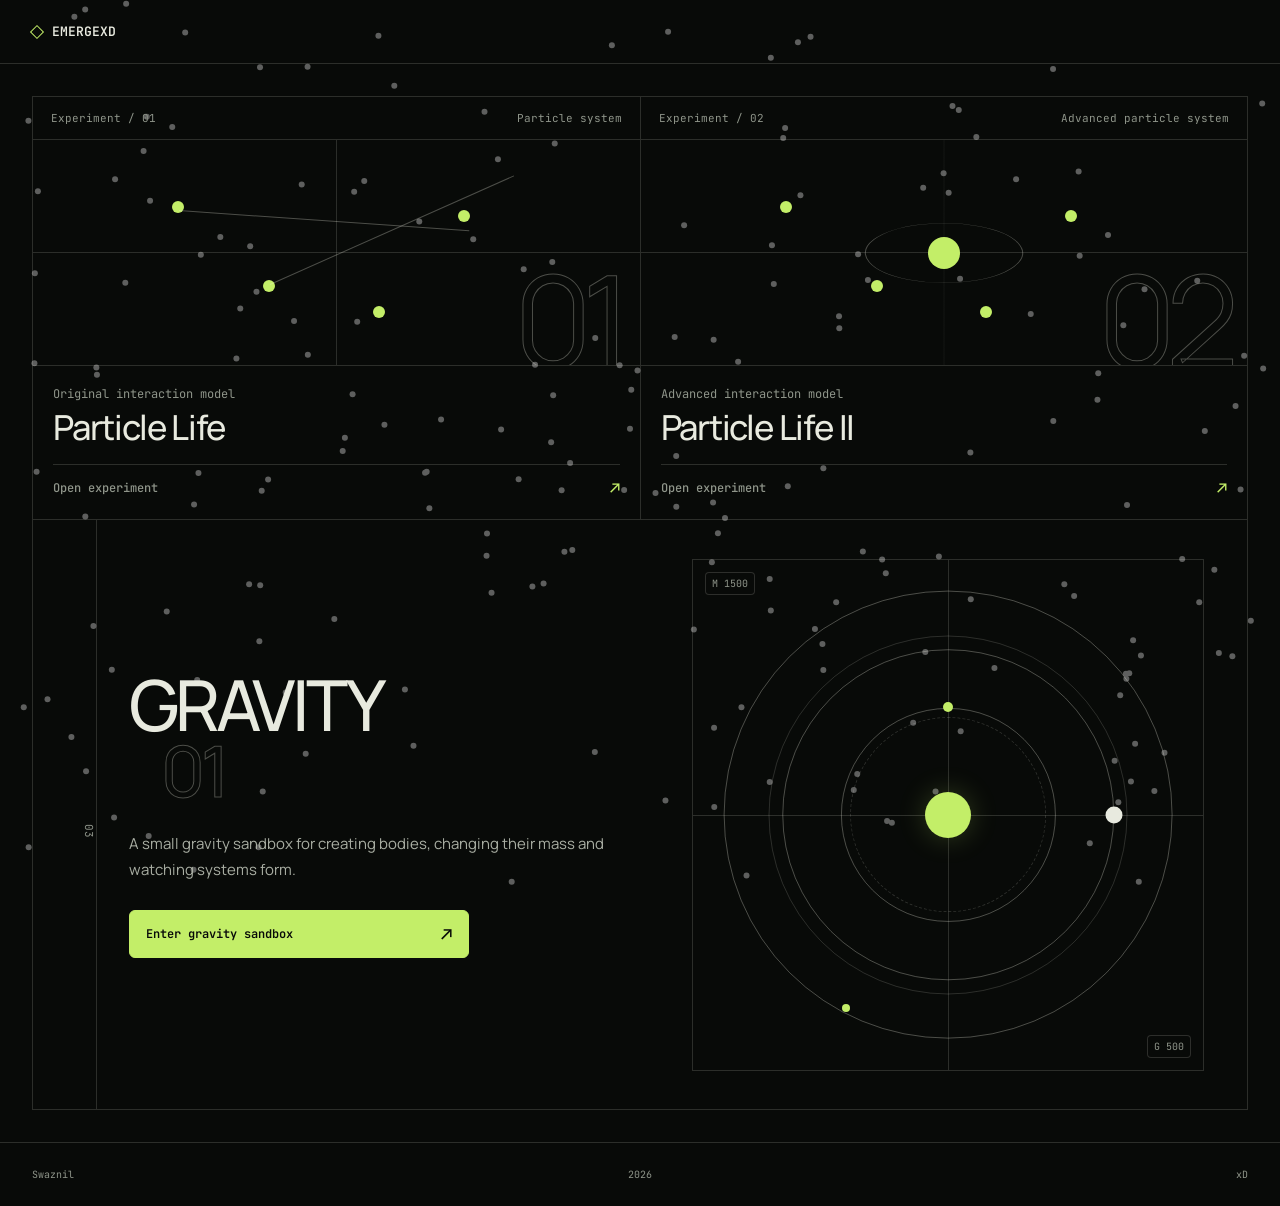
<file: index.html>
<!DOCTYPE html>
<html lang="en">
<head>
    <meta charset="UTF-8">
    <meta name="viewport" content="width=device-width, initial-scale=1.0">

    <title>EmergexD · Molecular Systems</title>
    <link rel="stylesheet" href="style.css">
</head>

<body>
    <canvas id="canvas"></canvas>

    <header class="topbar">
        <a href="index.html" class="brand" aria-label="EmergexD home">
            <span class="brand-mark"></span>
            <span>EMERGEXD</span>
        </a>

    </header>

    <main class="interface">

        <section class="life-grid">

            <a href="life01/life01.html" class="life-project">
                <div class="project-topline">
                    <span>Experiment / 01</span>
                    <span>Particle system</span>
                </div>

                <div class="life-visual">
                    <span class="particle particle-a"></span>
                    <span class="particle particle-b"></span>
                    <span class="particle particle-c"></span>
                    <span class="particle particle-d"></span>

                    <div class="connection connection-one"></div>
                    <div class="connection connection-two"></div>

                    <span class="life-index">01</span>
                </div>

                <div class="life-content">
                    <p>Original interaction model</p>
                    <h2>Particle Life</h2>

                    <div class="project-enter">
                        <span>Open experiment</span>
                        <span>↗</span>
                    </div>
                </div>
            </a>

            <a href="life02/life02.html" class="life-project">
                <div class="project-topline">
                    <span>Experiment / 02</span>
                    <span>Advanced particle system</span>
                </div>

                <div class="life-visual life-visual-two">
                    <span class="particle particle-a"></span>
                    <span class="particle particle-b"></span>
                    <span class="particle particle-c"></span>
                    <span class="particle particle-d"></span>

                    <div class="orbit-ring"></div>
                    <div class="orbit-core"></div>

                    <span class="life-index">02</span>
                </div>

                <div class="life-content">
                    <p>Advanced interaction model</p>
                    <h2>Particle Life II</h2>

                    <div class="project-enter">
                        <span>Open experiment</span>
                        <span>↗</span>
                    </div>
                </div>
            </a>

        </section>

        <section class="gravity-project">
            <div class="gravity-number" aria-hidden="true">03</div>

            <div class="gravity-copy">
                <h1>
                    GRAVITY
                    <span>01</span>
                </h1>

                <p class="description">
                    A small gravity sandbox for creating bodies, changing their mass
                    and watching systems form.
                </p>

                <a class="launch-button" href="gravity01/gravity01.html">
                    <span>Enter gravity sandbox</span>
                    <span class="launch-arrow">↗</span>
                </a>
            </div>

            <div class="gravity-display" aria-hidden="true">
                <div class="gravity-cross horizontal"></div>
                <div class="gravity-cross vertical"></div>

                <div class="gravity-orbit orbit-a"></div>
                <div class="gravity-orbit orbit-b"></div>
                <div class="gravity-orbit orbit-c"></div>

                <span class="gravity-body body-main"></span>
                <span class="gravity-body body-a"></span>
                <span class="gravity-body body-b"></span>
                <span class="gravity-body body-c"></span>

                <span class="gravity-label label-mass">M 1500</span>
                <span class="gravity-label label-gravity">G 500</span>
            </div>
        </section>

    </main>

    <footer class="footer">
        <span>Swaznil </span>
        <span>2026</span>
        <span>xD</span>
    </footer>

    <script src="main.js"></script>
</body>
</html>
</file>
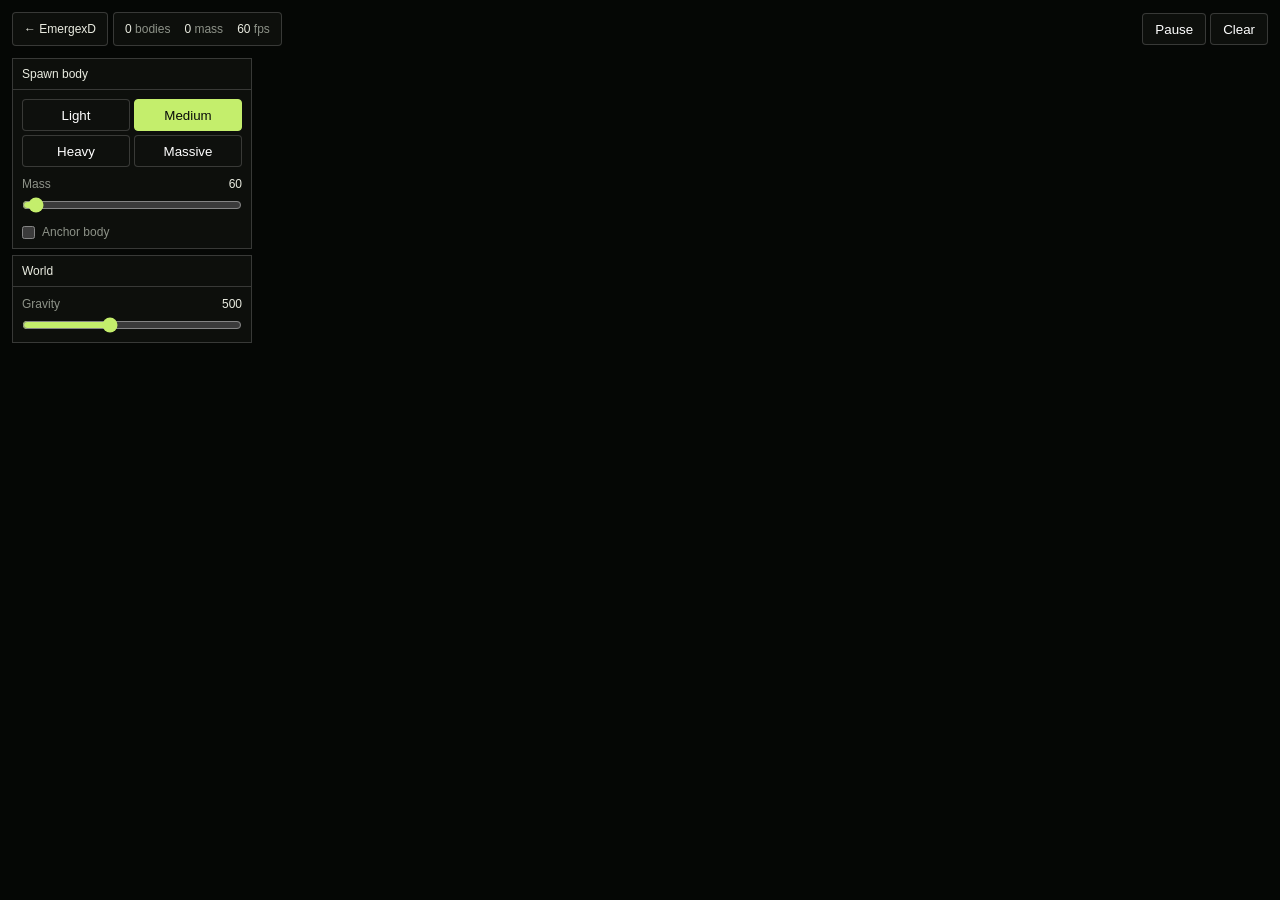
<file: gravity01/gravity01.html>
<!DOCTYPE html>
<html lang="en">
<head>
    <meta charset="UTF-8">
    <meta name="viewport" content="width=device-width, initial-scale=1.0">

    <title>Gravity 01</title>
    <link rel="stylesheet" href="style.css">
</head>
<body>

<canvas id="gravity01"></canvas>

<header id="topBar">
    <a href="../index.html" class="back-btn">← EmergexD</a>

    <div id="stats">
        <span><b id="bodyCount">0</b> bodies</span>
        <span><b id="massCount">0</b> mass</span>
        <span><b id="fps">0</b> fps</span>
    </div>

    <div class="top-actions">
        <button id="pauseBtn">Pause</button>
        <button id="clearBtn">Clear</button>
    </div>
</header>

<aside id="controls">
    <section class="panel">
        <h2>Spawn body</h2>

        <div class="body-presets">
            <button data-mass="5">Light</button>
            <button data-mass="60" class="active">Medium</button>
            <button data-mass="350">Heavy</button>
            <button data-mass="1500">Massive</button>
        </div>

        <label class="control-label range-label">
            <span>Mass</span>
            <output id="massValue">60</output>
        </label>

        <input id="massControl" type="range" min="1" max="2000" value="60">

        <label class="checkbox-control">
            <input id="anchorControl" type="checkbox">
            <span>Anchor body</span>
        </label>
    </section>

    <section class="panel">
        <h2>World</h2>

        <label class="control-label range-label">
            <span>Gravity</span>
            <output id="gravityValue">500</output>
        </label>

        <input id="gravityControl" type="range" min="50" max="1200" step="10" value="500">
    </section>
</aside>

<script src="canvas.js"></script>
</body>
</html>
</file>
<file: style.css>
@import url('https://fonts.googleapis.com/css2?family=JetBrains+Mono:wght@400;500&family=Manrope:wght@400;500;600&display=swap');

:root {
    --bg: #080a08;
    --panel: #0d100d;
    --hover: #11150f;
    --text: #e8eadf;
    --muted: #8f958a;
    --line: rgba(232, 234, 223, 0.16);
    --strong-line: rgba(234, 234, 223, 0.30);
    --green: #c3ee68;
    --green-line: rgba(195, 238, 104, 0.30);
}

* { box-sizing: border-box; }
html, body { width: 100%; min-height: 100%; }

body {
    margin: 0;
    min-height: 100vh;
    overflow-x: hidden;
    color: var(--text);
    background: var(--bg);
    font-family: "Manrope", sans-serif;
    font-size: 15px;
    line-height: 1.5;
    -webkit-font-smoothing: antialiased;
}

a { color: inherit; }
a:focus-visible {
    outline: 2px solid var(--green);
    outline-offset: 3px;
}

#canvas {
    position: fixed;
    inset: 0;
    z-index: -1;
    width: 100%;
    height: 100%;
    display: block;
    opacity: .35;
    pointer-events: none;
}

.topbar {
    height: 64px;
    padding: 0 32px;
    display: flex;
    align-items: center;
    justify-content: space-between;
    border-bottom: 1px solid var(--line);
}

.brand {
    display: flex;
    align-items: center;
    gap: 10px;
    font: 600 13px "JetBrains Mono", monospace;
    text-decoration: none;
}
.brand-mark {
    width: 10px;
    height: 10px;
    border: 1px solid var(--green);
    transform: rotate(45deg);
}

.interface {
    width: min(1380px, 100%);
    margin: auto;
    padding: 32px;
}

.life-grid {
    display: grid;
    grid-template-columns: repeat(2, minmax(0, 1fr));
    border-top: 1px solid var(--line);
    border-left: 1px solid var(--line);
}
.life-project {
    position: relative;
    min-height: 400px;
    display: grid;
    grid-template-rows: auto 1fr auto;
    overflow: hidden;
    background: transparent;
    border-right: 1px solid var(--line);
    border-bottom: 1px solid var(--line);
    text-decoration: none;
    transition: background-color 150ms ease, border-color 150ms ease;
}
.life-project:hover {
    background: var(--hover);
    border-color: var(--green-line);
}

.project-topline {
    padding: 14px 18px;
    display: flex;
    align-items: center;
    justify-content: space-between;
    gap: 16px;
    color: var(--muted);
    border-bottom: 1px solid var(--line);
    font: 400 11px "JetBrains Mono", monospace;
}

.life-visual {
    position: relative;
    min-height: 225px;
    overflow: hidden;
    background:
        linear-gradient(90deg, transparent 49.9%, var(--line) 50%, transparent 50.1%),
        linear-gradient(transparent 49.9%, var(--line) 50%, transparent 50.1%);
}

.life-index {
    position: absolute;
    right: 18px;
    bottom: -18px;
    color: transparent;
    font-size: clamp(82px, 10vw, 138px);
    line-height: 1;
    letter-spacing: -.08em;
    -webkit-text-stroke: 1px var(--strong-line);
}

.particle {
    position: absolute;
    width: 12px;
    height: 12px;
    background: var(--green);
    border-radius: 50%;
}
.particle-a { top: 27%; left: 23%; }
.particle-b { top: 62%; left: 38%; }
.particle-c { top: 31%; right: 28%; }
.particle-d { right: 42%; bottom: 21%; }

.connection {
    position: absolute;
    height: 1px;
    background: var(--strong-line);
    transform-origin: left;
}
.connection-one {
    top: 31%;
    left: 24%;
    width: 48%;
    transform: rotate(4deg);
}
.connection-two {
    top: 64%;
    left: 39%;
    width: 44%;
    transform: rotate(-24deg);
}

.orbit-ring {
    position: absolute;
    top: 50%;
    left: 50%;
    width: 158px;
    height: 158px;
    border: 1px solid var(--strong-line);
    border-radius: 50%;
    transform: translate(-50%, -50%) scaleY(.38) rotate(-18deg);
}
.orbit-core {
    position: absolute;
    top: 50%;
    left: 50%;
    width: 32px;
    height: 32px;
    background: var(--green);
    border-radius: 50%;
    transform: translate(-50%, -50%);
}

.life-content {
    padding: 20px;
    border-top: 1px solid var(--line);
}
.life-content p {
    margin: 0 0 6px;
    color: var(--muted);
    font: 400 12px "JetBrains Mono", monospace;
}
.life-content h2 {
    margin: 0;
    font-size: clamp(26px, 2.7vw, 38px);
    font-weight: 500;
    line-height: 1.1;
    letter-spacing: -.035em;
}

.project-enter {
    margin-top: 18px;
    padding-top: 12px;
    display: flex;
    align-items: center;
    justify-content: space-between;
    border-top: 1px solid var(--line);
    color: var(--muted);
    font: 500 12px "JetBrains Mono", monospace;
}
.project-enter span:last-child {
    color: var(--green);
    font-size: 17px;
}

.gravity-project {
    min-height: 590px;
    display: grid;
    grid-template-columns: 64px minmax(300px, .9fr) minmax(360px, 1.1fr);
    align-items: center;
    gap: 32px;
    border: 1px solid var(--line);
    border-top: 0;
}
.gravity-number {
    height: 100%;
    padding-top: 32px;
    display: flex;
    justify-content: center;
    color: var(--muted);
    border-right: 1px solid var(--line);
    font: 400 11px "JetBrains Mono", monospace;
    writing-mode: vertical-rl;
}

.gravity-copy {padding: 56px 0;}

.gravity-copy h1 {
    margin: 0;
    font-size: clamp(44px, 5.5vw, 78px);
    font-weight: 500;
    line-height: .94;
    letter-spacing: -.055em;
}
.gravity-copy h1 span {
    display: block;
    margin-left: .45em;
    color: transparent;
    -webkit-text-stroke: 1px var(--strong-line);
}

.description {
    max-width: 500px;
    margin: 28px 0;
    color: #a9aea3;
    font-size: 15px;
    line-height: 1.7;
}

.launch-button {
    width: min(100%, 340px);
    min-height: 48px;
    padding: 0 16px;
    display: flex;
    align-items: center;
    justify-content: space-between;
    color: var(--bg);
    background: var(--green);
    border: 1px solid var(--green);
    border-radius: 6px;
    font: 600 12px "JetBrains Mono", monospace;
    text-decoration: none;
    transition: background-color 150ms ease, color 150ms ease;
}
.launch-button:hover {
    color: var(--green);
    background: transparent;
}
.launch-arrow { font-size: 19px; }

.gravity-display {
    position: relative;
    width: min(40vw, 560px);
    aspect-ratio: 1;
    justify-self: center;
    overflow: hidden;
    border: 1px solid var(--line);
    background:
        linear-gradient(90deg, transparent 49.9%, var(--line) 50%, transparent 50.1%),
        linear-gradient(transparent 49.9%, var(--line) 50%, transparent 50.1%);
}

.gravity-display::before,
.gravity-display::after {
    content: "";
    position: absolute;
    top: 50%;
    left: 50%;
    border: 1px solid var(--line);
    border-radius: 50%;
    transform: translate(-50%, -50%);
}

.gravity-display::before {
    width: 70%;
    height: 70%;
}

.gravity-display::after {
    width: 38%;
    height: 38%;
    border-style: dashed;
}

.gravity-orbit {
    position: absolute;
    top: 50%;
    left: 50%;
    border: 1px solid var(--strong-line);
    border-radius: 50%;
    transform: translate(-50%, -50%);
}
.orbit-a {width: 42%;height: 42%;}
.orbit-b {width: 65%;height: 65%;}
.orbit-c {width: 88%;height: 88%;}

.gravity-body {
    position: absolute;
    z-index: 2;
    border-radius: 50%;
    background: var(--green);
}

.body-main {
    top: 50%;
    left: 50%;
    width: 46px;
    height: 46px;
    transform: translate(-50%, -50%);
    box-shadow: 0 0 28px rgba(195, 238, 104, .22);
}
.body-a {
    top: calc(50% - 21%);
    left: 50%;
    width: 10px;
    height: 10px;
    transform: translate(-50%, -50%);
}

.body-b {
    top: 50%;
    left: calc(50% + 32.5%);
    width: 17px;
    height: 17px;
    background: var(--text);
    transform: translate(-50%, -50%);
}

.body-c {
    top: calc(50% + 38%);
    left: 30%;
    width: 8px;
    height: 8px;
    transform: translate(-50%, -50%);
}

.gravity-cross {
    position: absolute;
    background: var(--line);
}

.gravity-cross.horizontal {
    top: 50%;
    left: 0;
    width: 100%;
    height: 1px;
}
.gravity-cross.vertical {
    top: 0;
    left: 50%;
    width: 1px;
    height: 100%;
}

.gravity-label {
    position: absolute;
    z-index: 3;
    padding: 4px 6px;
    color: var(--muted);
    background: var(--bg);
    border: 1px solid var(--line);
    border-radius: 4px;
    font: 400 10px "JetBrains Mono", monospace;
}

.label-mass {top: 12px;left: 12px;}
.label-gravity {right: 12px;bottom: 12px;}

.footer {
    min-height: 64px;
    padding: 0 32px;
    display: grid;
    grid-template-columns: 1fr auto 1fr;
    align-items: center;
    color: var(--muted);
    border-top: 1px solid var(--line);
    font: 400 10px "JetBrains Mono", monospace;
}

.footer span:last-child {text-align: right;}

@media (max-width: 900px) {
    .topbar,.footer {padding-inline: 22px;}
    .interface {padding: 22px;}
    .gravity-project {grid-template-columns: 42px 1fr;}
    .gravity-copy {padding: 56px 24px 36px;}
    .gravity-display {
        grid-column: 2;
        width: min(90%, 470px);
        margin-bottom: 52px;
    }
}

@media (max-width: 650px) {
    .interface {padding: 12px;}
    .life-grid {grid-template-columns: 1fr;}
    .life-project {min-height: 370px;}
    .gravity-project {grid-template-columns: 28px 1fr;gap: 0;}
    .gravity-copy {padding: 46px 18px 32px;}
    .gravity-copy h1 {font-size: clamp(42px, 14vw, 62px);}
    .gravity-display {width: 92%;margin-bottom: 40px;}

    .footer {
        padding: 18px;
        grid-template-columns: 1fr auto;
        gap: 8px;
    }
    .footer span:nth-child(2) {
        grid-column: 1 / -1;
        grid-row: 2;
    }
}
</file>
<file: gravity01/style.css>
:root {
    color-scheme: dark;
    --background: #0a0707;
    --panel: rgba(15, 17, 14, 0.9);
    --panel-hover: #181b18;
    --border: rgba(230, 226, 222, 0.2);
    --strong-border: rgba(236, 238, 229, 0.4);
    --text: #eaece1;
    --muted: #8d9288;
    --accent: #c4ee6c;
}

* {
    box-sizing: border-box;
}

html,body {
    width: 100%;
    height: 100%;
}

body {
    margin: 0;
    overflow: hidden;
    background: var(--background);
    color: var(--text);
    font-family: Arial, sans-serif;
    font-size: 12px;
}
button {
    min-height: 32px;
    border: 1px solid var(--border);
    border-radius: 4px;
    background: var(--panel);
    cursor: pointer;
}
button:hover {
    background: var(--panel-hover);
    border-color: var(--strong-border);
}
button.active {
    color: #090b09;
    background: var(--accent);
    border-color: var(--accent);
}
#gravity01 {
    display: block;
    width: 100vw;
    height: 100vh;
    cursor: crosshair;
}
#topBar {
    position: fixed;
    top: 12px;
    left: 12px;
    right: 12px;
    z-index: 20;
    display: flex;
    align-items: center;
    gap: 5px;
    pointer-events: none;
}
#topBar > * {
    pointer-events: auto;
}
.back-btn {
    min-height: 34px;
    padding: 0 11px;
    display: flex;
    align-items: center;
    border: 1px solid var(--border);
    border-radius: 4px;
    background: var(--panel);
    color: var(--text);
    text-decoration: none;
}
#stats {
    display: flex;
    gap: 14px;
    padding: 9px 11px;
    border: 1px solid var(--border);
    border-radius: 4px;
    background: var(--panel);
    color: var(--muted);
}
#stats b {
    color: var(--text);
    font-weight: normal;
}
.top-actions {
    margin-left: auto;
    display: flex;
    gap: 4px;
}
.top-actions button {
    padding: 0 12px;
}
#controls {
    position: fixed;
    top: 58px;
    left: 12px;
    z-index: 15;
    width: 240px;
    display: flex;
    flex-direction: column;
    gap: 6px;
    pointer-events: none;
}
#controls > * {
    pointer-events: auto;
}
.panel {
    border: 1px solid var(--border);
    background: var(--panel);
}
.panel h2 {
    margin: 0;
    padding: 8px 9px;
    border-bottom: 1px solid var(--border);
    font-size: 12px;
    font-weight: normal;
}
.panel > *:not(h2) {
    margin-left: 9px;
    margin-right: 9px;
}
.panel > *:last-child {
    margin-bottom: 9px;
}
.control-label {
    display: block;
    margin-top: 10px;
    margin-bottom: 4px;
    color: var(--muted);
}
.range-label {
    display: flex;
    justify-content: space-between;
}
.range-label output {
    color: var(--text);
}
input[type="range"] {
    width: calc(100% - 18px);
    accent-color: var(--accent);
}
.checkbox-control {
    margin-top: 9px;
    display: flex;
    align-items: center;
    gap: 7px;
    color: var(--muted);
    cursor: pointer;
}
.checkbox-control input {
    margin: 0;
    accent-color: var(--accent);
}
.body-presets {
    display: grid;
    grid-template-columns: 1fr 1fr;
    gap: 4px;
    margin-top: 9px;
}
.body-presets button {
    margin: 0;
}
</file>
